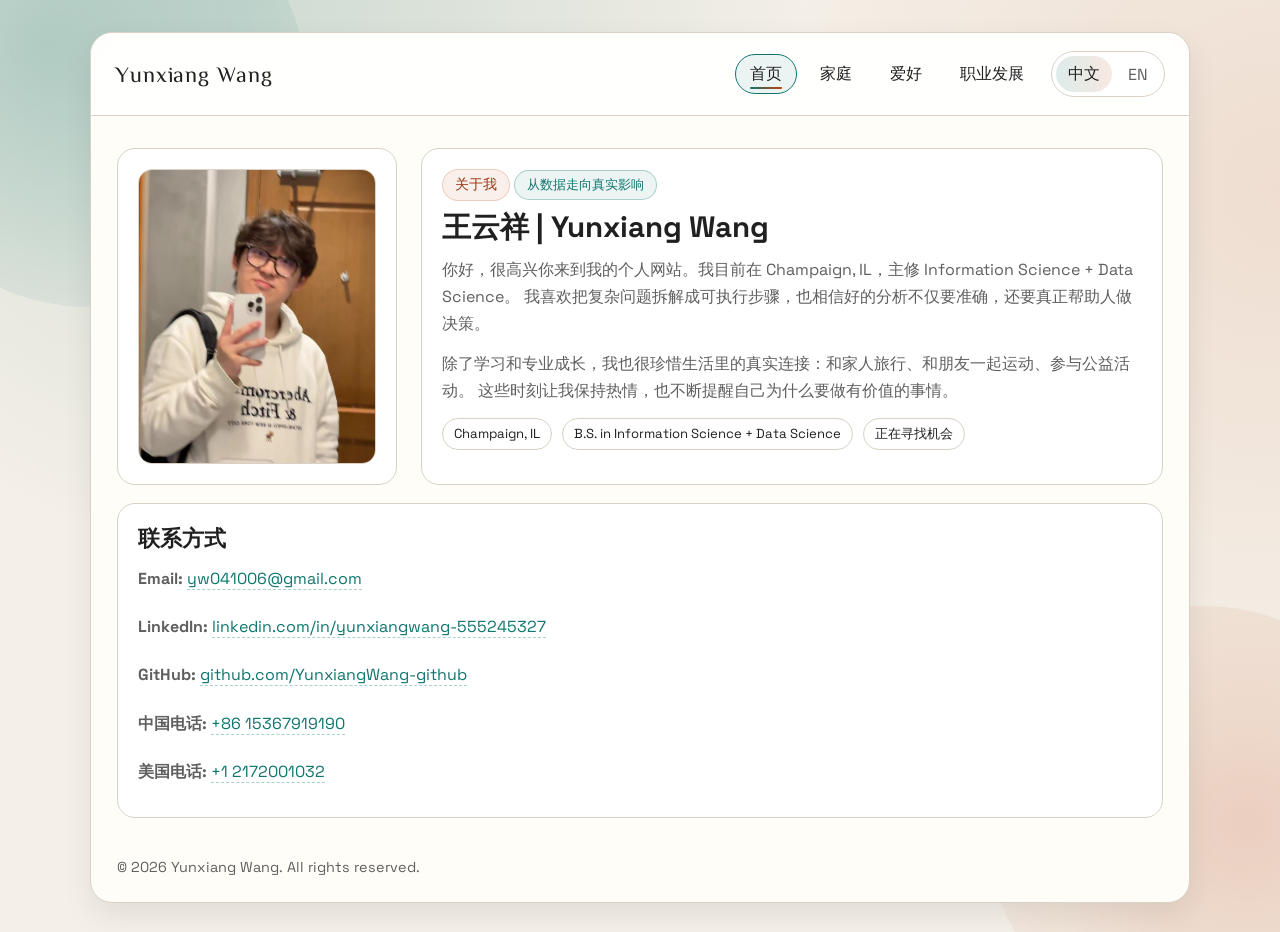
<file: index.html>
<!doctype html>
<html lang="zh-CN">
  <head>
    <meta charset="UTF-8" />
    <meta name="viewport" content="width=device-width, initial-scale=1.0" />
    <title>Home | Yunxiang Wang</title>
    <link rel="stylesheet" href="style.css" />
  </head>
  <body>
    <div class="site-shell">
      <header class="topbar">
        <a class="brand" href="index.html">Yunxiang Wang</a>
        <div class="topbar-actions">
          <nav class="nav">
            <a class="active" href="index.html"><span data-lang="zh">首页</span><span data-lang="en">Home</span></a>
            <a href="family.html"><span data-lang="zh">家庭</span><span data-lang="en">Family</span></a>
            <a href="hobby.html"><span data-lang="zh">爱好</span><span data-lang="en">Hobby</span></a>
            <a href="professional.html"><span data-lang="zh">职业发展</span><span data-lang="en">Professional</span></a>
          </nav>
          <div class="lang-switch" aria-label="Language Switcher">
            <button type="button" data-lang-toggle="zh">中文</button>
            <button type="button" data-lang-toggle="en">EN</button>
          </div>
        </div>
      </header>

      <main class="section-stack">
        <section class="hero">
          <div class="panel fade-up">
            <img class="photo" src="assets/images/主页.jpg" alt="王云祥个人照片" />
          </div>

          <div class="panel fade-up">
            <span class="tag" data-lang="zh">关于我</span>
            <span class="tag" data-lang="en">About Me</span>
            <span class="title-line" data-lang="zh">从数据走向真实影响</span>
            <span class="title-line" data-lang="en">From Data to Impact</span>
            <h1>王云祥 | Yunxiang Wang</h1>
            <p data-lang="zh">
              你好，很高兴你来到我的个人网站。我目前在 Champaign, IL，主修 Information Science + Data Science。
              我喜欢把复杂问题拆解成可执行步骤，也相信好的分析不仅要准确，还要真正帮助人做决策。
            </p>
            <p data-lang="en">
              Welcome to my personal website. I am currently based in Champaign, Illinois, studying Information
              Science + Data Science. I enjoy breaking complex problems into clear, executable steps, and I believe
              strong analysis should not only be accurate but also useful for real decisions.
            </p>
            <p data-lang="zh">
              除了学习和专业成长，我也很珍惜生活里的真实连接：和家人旅行、和朋友一起运动、参与公益活动。
              这些时刻让我保持热情，也不断提醒自己为什么要做有价值的事情。
            </p>
            <p data-lang="en">
              Beyond academics and career growth, I care a lot about the human side of life: traveling with family,
              staying active with friends, and participating in service work. Those experiences keep me grounded and
              remind me why meaningful work matters.
            </p>

            <div class="quick-pills">
              <span>Champaign, IL</span>
              <span>B.S. in Information Science + Data Science</span>
              <span data-lang="zh">正在寻找机会</span>
              <span data-lang="en">Open to Opportunities</span>
            </div>
          </div>
        </section>

        <section class="panel fade-up">
          <h2 data-lang="zh">联系方式</h2>
          <h2 data-lang="en">Contact</h2>
          <div class="contact-list">
            <p><strong>Email:</strong> <a href="mailto:yw041006@gmail.com">yw041006@gmail.com</a></p>
            <p>
              <strong>LinkedIn:</strong>
              <a href="https://www.linkedin.com/in/yunxiangwang-555245327" target="_blank" rel="noreferrer"
                >linkedin.com/in/yunxiangwang-555245327</a
              >
            </p>
            <p>
              <strong>GitHub:</strong>
              <a href="https://github.com/YunxiangWang-github" target="_blank" rel="noreferrer"
                >github.com/YunxiangWang-github</a
              >
            </p>
            <p><strong data-lang="zh">中国电话:</strong><strong data-lang="en">Phone (CN):</strong> <a href="tel:+8615367919190">+86 15367919190</a></p>
            <p><strong data-lang="zh">美国电话:</strong><strong data-lang="en">Phone (US):</strong> <a href="tel:+12172001032">+1 2172001032</a></p>
          </div>
        </section>
      </main>

      <footer>© <span data-year></span> Yunxiang Wang. All rights reserved.</footer>
    </div>
    <script src="script.js"></script>
  </body>
</html>
</file>
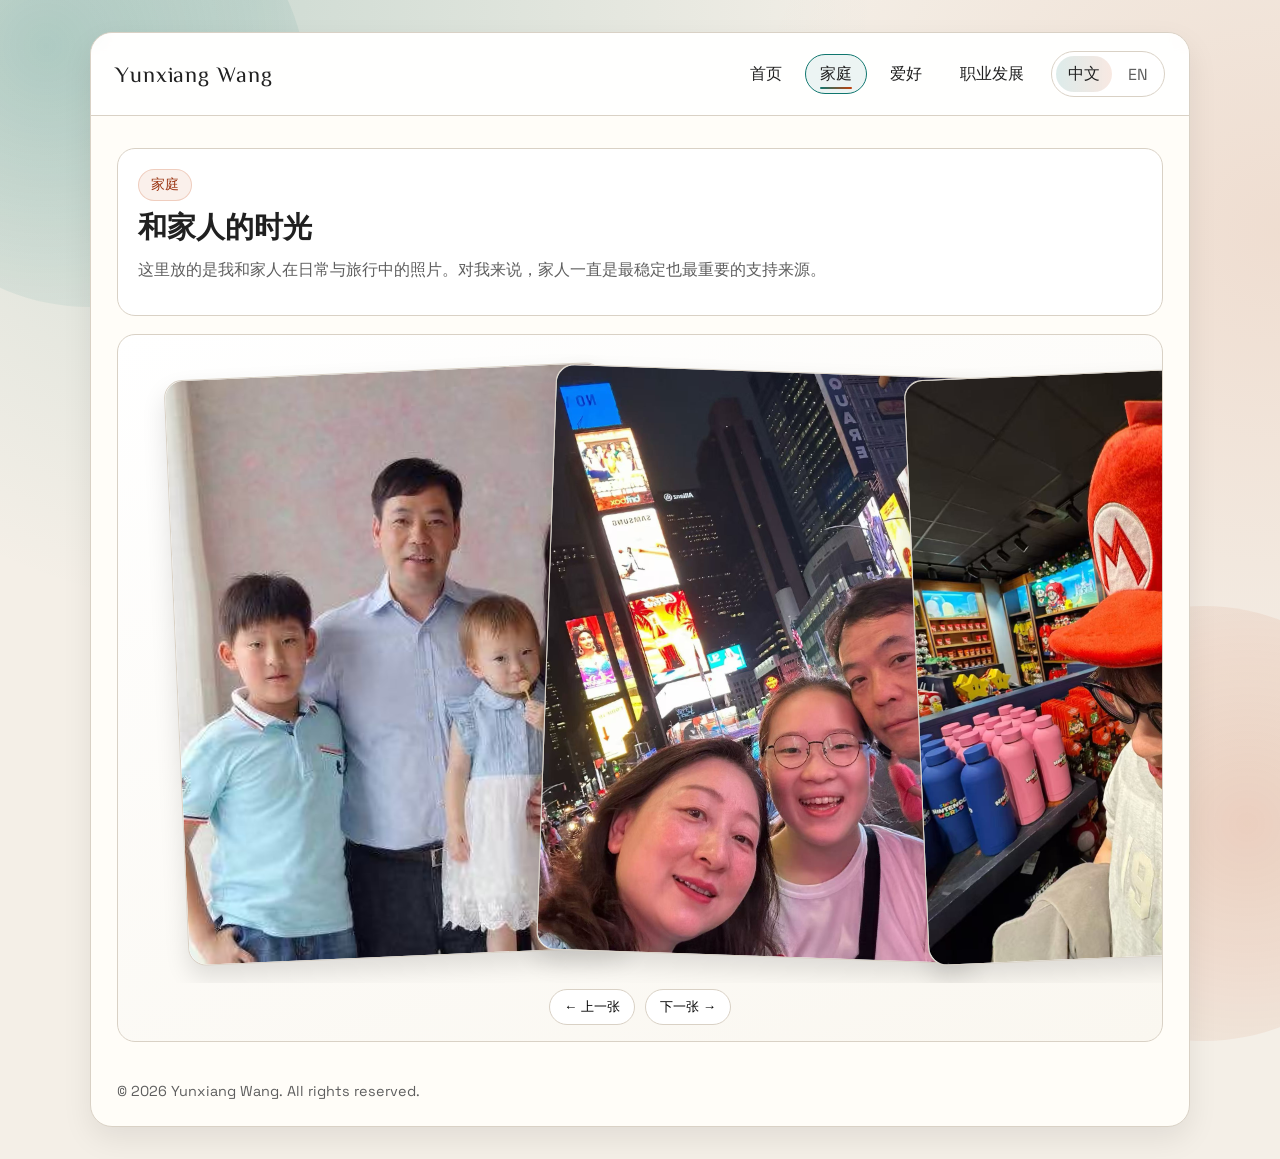
<file: family.html>
<!doctype html>
<html lang="zh-CN">
  <head>
    <meta charset="UTF-8" />
    <meta name="viewport" content="width=device-width, initial-scale=1.0" />
    <title>Family | Yunxiang Wang</title>
    <link rel="stylesheet" href="style.css" />
  </head>
  <body>
    <div class="site-shell">
      <header class="topbar">
        <a class="brand" href="index.html">Yunxiang Wang</a>
        <div class="topbar-actions">
          <nav class="nav">
            <a href="index.html"><span data-lang="zh">首页</span><span data-lang="en">Home</span></a>
            <a class="active" href="family.html"><span data-lang="zh">家庭</span><span data-lang="en">Family</span></a>
            <a href="hobby.html"><span data-lang="zh">爱好</span><span data-lang="en">Hobby</span></a>
            <a href="professional.html"><span data-lang="zh">职业发展</span><span data-lang="en">Professional</span></a>
          </nav>
          <div class="lang-switch" aria-label="Language Switcher">
            <button type="button" data-lang-toggle="zh">中文</button>
            <button type="button" data-lang-toggle="en">EN</button>
          </div>
        </div>
      </header>

      <main class="section-stack">
        <section class="panel fade-up">
          <span class="tag" data-lang="zh">家庭</span>
          <span class="tag" data-lang="en">Family</span>
          <h1 data-lang="zh">和家人的时光</h1>
          <h1 data-lang="en">Family Moments</h1>
          <p data-lang="zh">这里放的是我和家人在日常与旅行中的照片。对我来说，家人一直是最稳定也最重要的支持来源。</p>
          <p data-lang="en">These are moments from daily life and trips with my family. Their support has always been one of the most important constants in my life.</p>
        </section>

        <section class="stack-swiper fade-up" data-stack-swipe>
          <div class="stack-track">
            <figure class="stack-card"><img src="assets/images/family03.jpg" alt="家庭照片 1" /></figure>
            <figure class="stack-card"><img src="assets/images/family05.jpg" alt="家庭照片 2" /></figure>
            <figure class="stack-card"><img src="assets/images/family04.jpg" alt="家庭照片 3" /></figure>
            <figure class="stack-card"><img src="assets/images/family01.jpg" alt="家庭照片 4" /></figure>
            <figure class="stack-card"><img src="assets/images/family02.jpg" alt="家庭照片 5" /></figure>
          </div>
          <div class="stack-controls">
            <button class="stack-btn" type="button" data-stack-dir="prev" data-lang="zh">← 上一张</button>
            <button class="stack-btn" type="button" data-stack-dir="prev" data-lang="en">← Previous</button>
            <button class="stack-btn" type="button" data-stack-dir="next" data-lang="zh">下一张 →</button>
            <button class="stack-btn" type="button" data-stack-dir="next" data-lang="en">Next →</button>
          </div>
        </section>

      </main>

      <footer>© <span data-year></span> Yunxiang Wang. All rights reserved.</footer>
    </div>
    <script src="script.js"></script>
  </body>
</html>
</file>
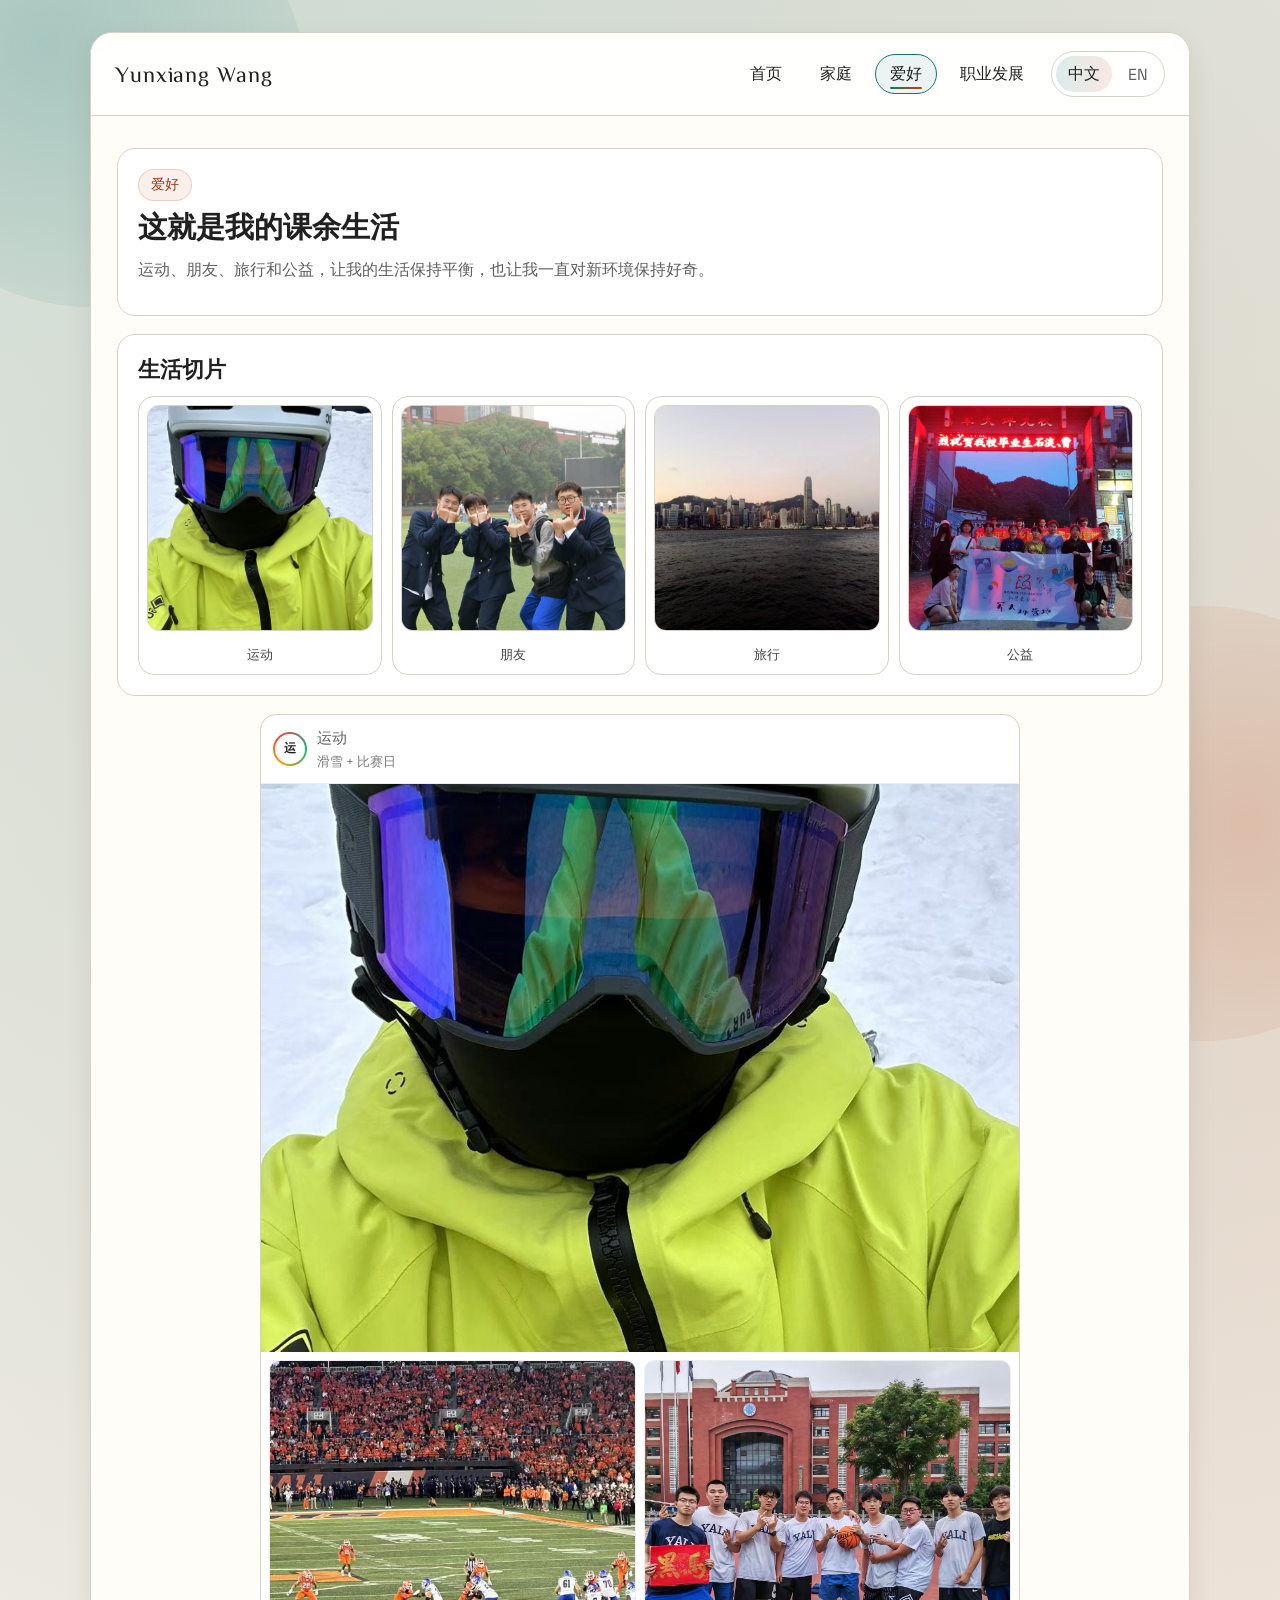
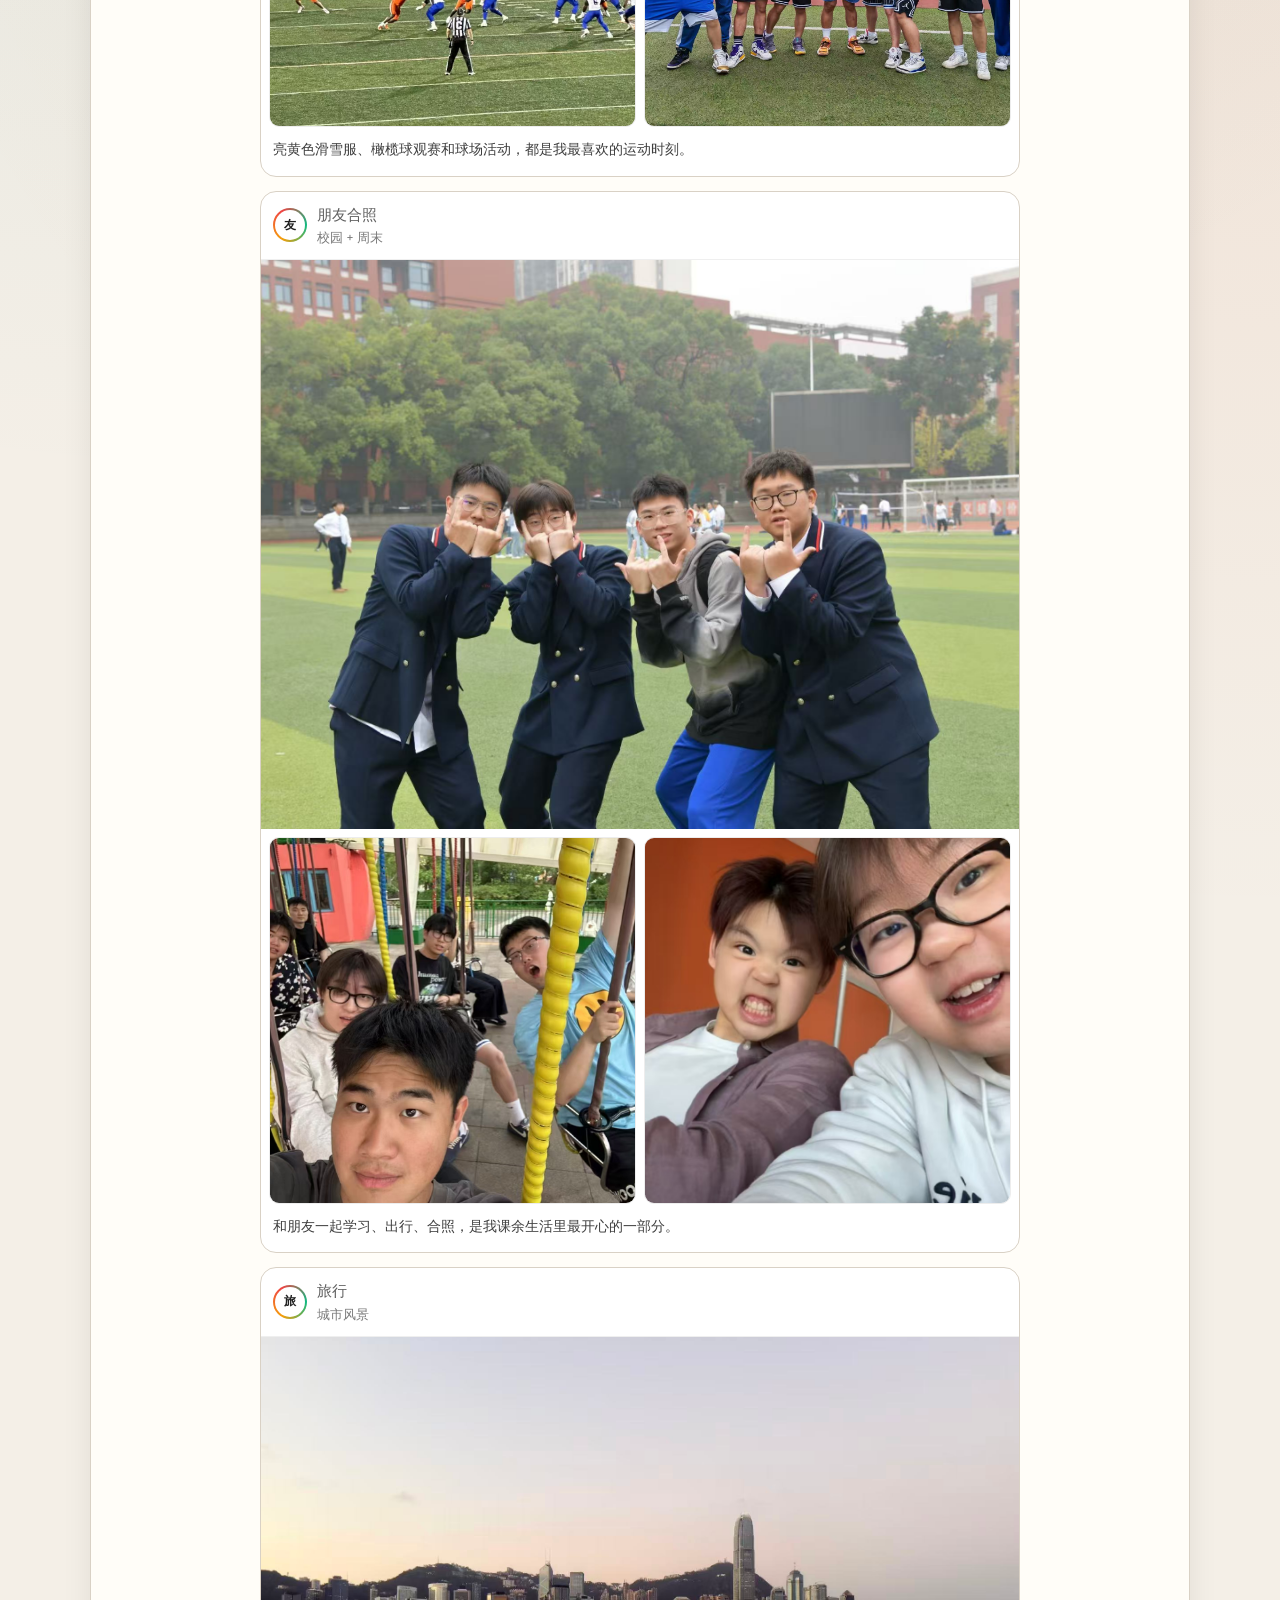
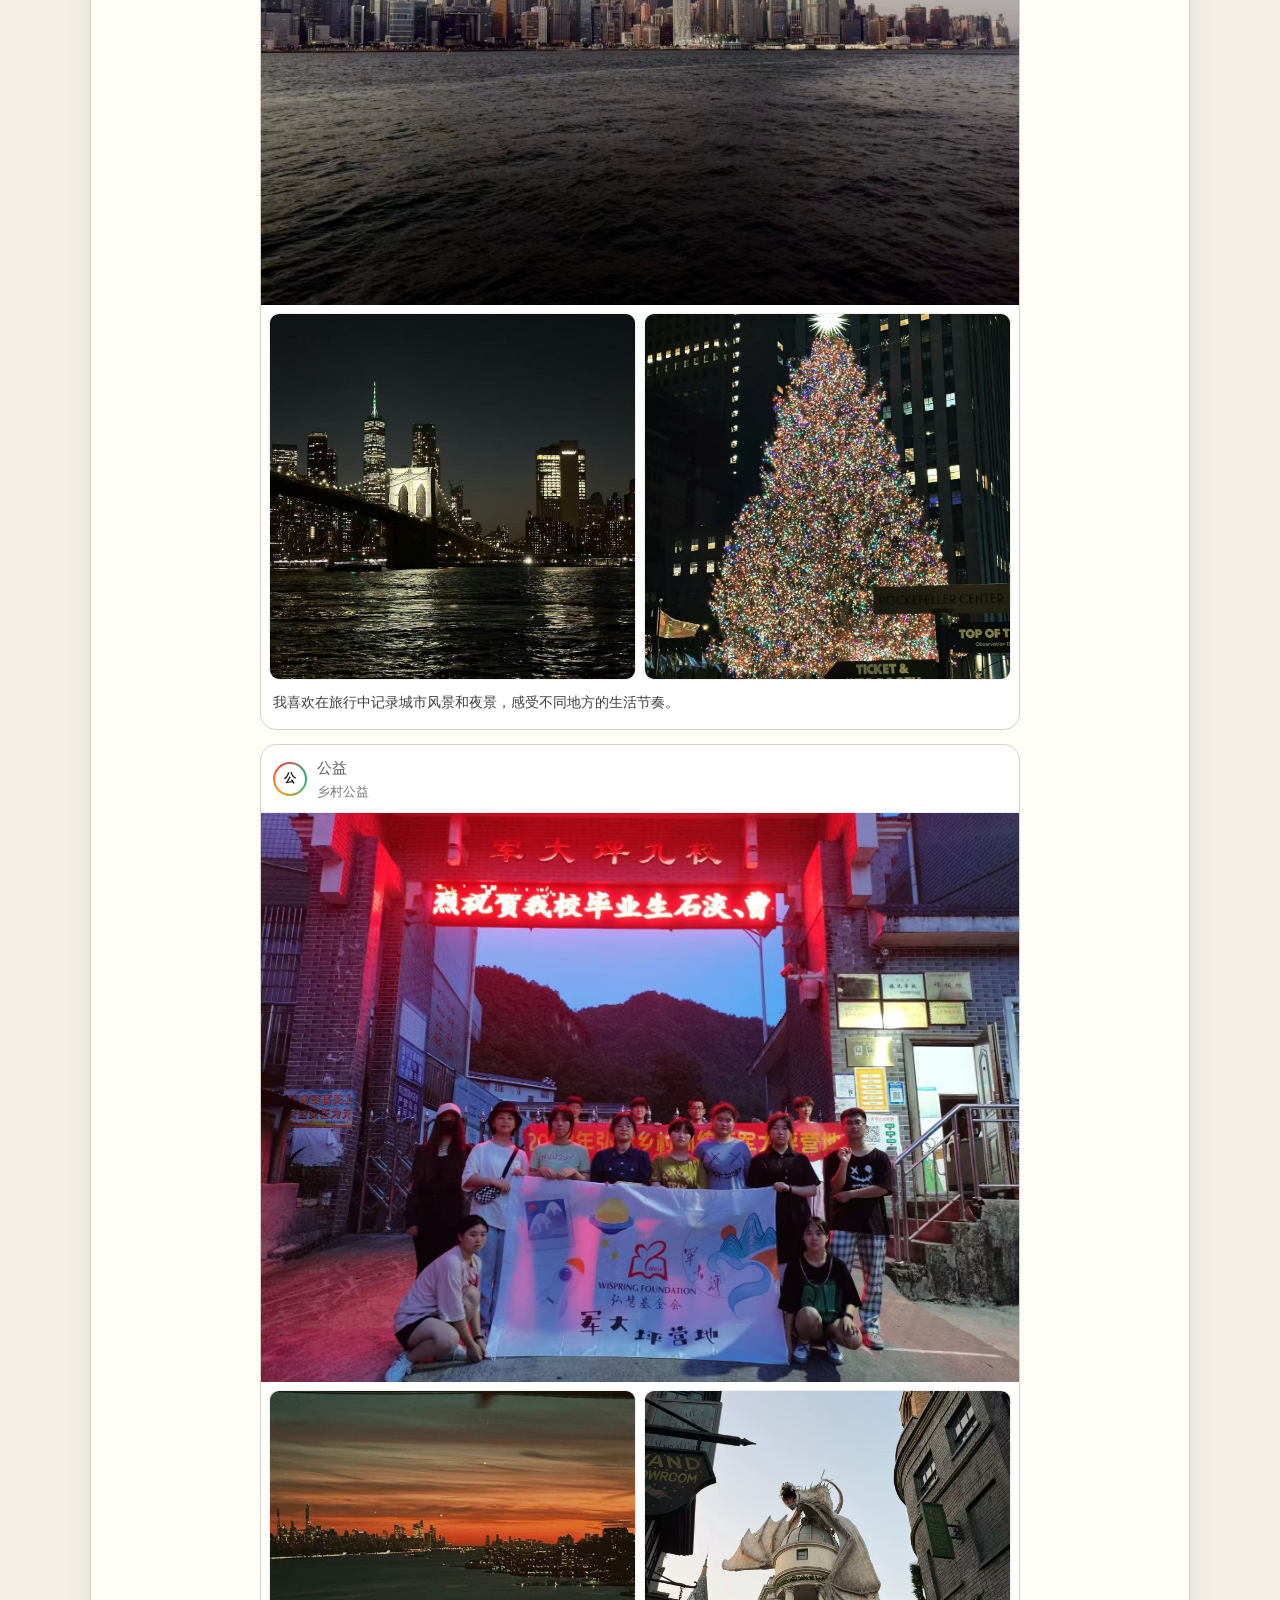
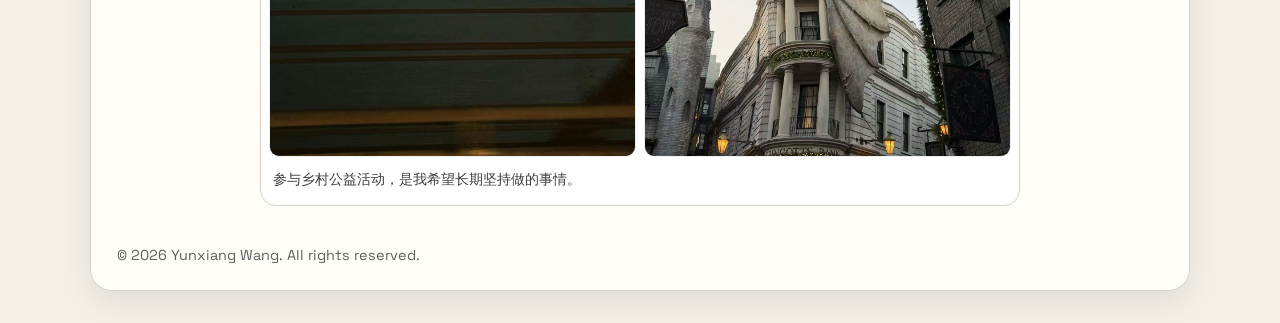
<file: hobby.html>
<!doctype html>
<html lang="zh-CN">
  <head>
    <meta charset="UTF-8" />
    <meta name="viewport" content="width=device-width, initial-scale=1.0" />
    <title>Hobby | Yunxiang Wang</title>
    <link rel="stylesheet" href="style.css" />
  </head>
  <body>
    <div class="site-shell">
      <header class="topbar">
        <a class="brand" href="index.html">Yunxiang Wang</a>
        <div class="topbar-actions">
          <nav class="nav">
            <a href="index.html"><span data-lang="zh">首页</span><span data-lang="en">Home</span></a>
            <a href="family.html"><span data-lang="zh">家庭</span><span data-lang="en">Family</span></a>
            <a class="active" href="hobby.html"><span data-lang="zh">爱好</span><span data-lang="en">Hobby</span></a>
            <a href="professional.html"><span data-lang="zh">职业发展</span><span data-lang="en">Professional</span></a>
          </nav>
          <div class="lang-switch" aria-label="Language Switcher">
            <button type="button" data-lang-toggle="zh">中文</button>
            <button type="button" data-lang-toggle="en">EN</button>
          </div>
        </div>
      </header>

      <main class="section-stack">
        <section class="panel fade-up">
          <span class="tag" data-lang="zh">爱好</span>
          <span class="tag" data-lang="en">Hobby</span>
          <h1 data-lang="zh">这就是我的课余生活</h1>
          <h1 data-lang="en">How I Spend Life Beyond Class</h1>
          <p data-lang="zh">运动、朋友、旅行和公益，让我的生活保持平衡，也让我一直对新环境保持好奇。</p>
          <p data-lang="en">Sports, friendships, travel, and community service keep my life balanced and help me stay curious about the world around me.</p>
        </section>

        <section class="panel fade-up">
          <h2 data-lang="zh">生活切片</h2>
          <h2 data-lang="en">Stories</h2>
          <div class="story-strip">
            <div class="story-chip"><img src="assets/images/hobby14.jpg" alt="运动" /><p data-lang="zh">运动</p><p data-lang="en">Sports</p></div>
            <div class="story-chip"><img src="assets/images/hobby01.jpg" alt="朋友合照" /><p data-lang="zh">朋友</p><p data-lang="en">Friends</p></div>
            <div class="story-chip"><img src="assets/images/hobby04.jpg" alt="旅行" /><p data-lang="zh">旅行</p><p data-lang="en">Travel</p></div>
            <div class="story-chip"><img src="assets/images/hobby13.jpg" alt="公益" /><p data-lang="zh">公益</p><p data-lang="en">Service</p></div>
          </div>
        </section>

        <section class="ig-feed fade-up">
          <article class="ig-post">
            <div class="ig-head">
              <div class="ig-avatar"><span>运</span></div>
              <div>
                <p class="ig-title" data-lang="zh">运动</p>
                <p class="ig-title" data-lang="en">Sports</p>
                <p class="ig-sub" data-lang="zh">滑雪 + 比赛日</p>
                <p class="ig-sub" data-lang="en">Ski + Game Day</p>
              </div>
            </div>
            <img class="ig-main" src="assets/images/hobby14.jpg" alt="滑雪" />
            <div class="ig-grid">
              <img src="assets/images/hobby12.jpg" alt="橄榄球比赛" />
              <img src="assets/images/hobby02.jpg" alt="球场合照" />
            </div>
            <p class="ig-caption" data-lang="zh">亮黄色滑雪服、橄榄球观赛和球场活动，都是我最喜欢的运动时刻。</p>
            <p class="ig-caption" data-lang="en">Ski days, football games, and time on the field are some of my favorite ways to stay energized.</p>
          </article>

          <article class="ig-post">
            <div class="ig-head">
              <div class="ig-avatar"><span>友</span></div>
              <div>
                <p class="ig-title" data-lang="zh">朋友合照</p>
                <p class="ig-title" data-lang="en">Friends</p>
                <p class="ig-sub" data-lang="zh">校园 + 周末</p>
                <p class="ig-sub" data-lang="en">Campus + Weekend</p>
              </div>
            </div>
            <img class="ig-main" src="assets/images/hobby01.jpg" alt="校园朋友合照" />
            <div class="ig-grid">
              <img src="assets/images/hobby10.jpg" alt="朋友出行" />
              <img src="assets/images/hobby11.jpg" alt="朋友自拍" />
            </div>
            <p class="ig-caption" data-lang="zh">和朋友一起学习、出行、合照，是我课余生活里最开心的一部分。</p>
            <p class="ig-caption" data-lang="en">Studying, traveling, and simply spending time with friends makes campus life much more meaningful to me.</p>
          </article>

          <article class="ig-post">
            <div class="ig-head">
              <div class="ig-avatar"><span>旅</span></div>
              <div>
                <p class="ig-title" data-lang="zh">旅行</p>
                <p class="ig-title" data-lang="en">Travel</p>
                <p class="ig-sub" data-lang="zh">城市风景</p>
                <p class="ig-sub" data-lang="en">City Views</p>
              </div>
            </div>
            <img class="ig-main" src="assets/images/hobby04.jpg" alt="海港城市风景" />
            <div class="ig-grid">
              <img src="assets/images/hobby07.jpg" alt="城市夜景" />
              <img src="assets/images/hobby08.jpg" alt="节日场景" />
            </div>
            <p class="ig-caption" data-lang="zh">我喜欢在旅行中记录城市风景和夜景，感受不同地方的生活节奏。</p>
            <p class="ig-caption" data-lang="en">I like capturing cityscapes and night views while traveling, especially the different rhythms each place carries.</p>
          </article>

          <article class="ig-post">
            <div class="ig-head">
              <div class="ig-avatar"><span>公</span></div>
              <div>
                <p class="ig-title" data-lang="zh">公益</p>
                <p class="ig-title" data-lang="en">Service</p>
                <p class="ig-sub" data-lang="zh">乡村公益</p>
                <p class="ig-sub" data-lang="en">Rural Service</p>
              </div>
            </div>
            <img class="ig-main" src="assets/images/hobby13.jpg" alt="乡村公益活动" />
            <div class="ig-grid">
              <img src="assets/images/hobby09.jpg" alt="公益行程中的景色" />
              <img src="assets/images/hobby05.jpg" alt="公益行程相关照片" />
            </div>
            <p class="ig-caption" data-lang="zh">参与乡村公益活动，是我希望长期坚持做的事情。</p>
            <p class="ig-caption" data-lang="en">Community service in rural areas is something I want to keep doing over the long term.</p>
          </article>
        </section>
      </main>

      <footer>© <span data-year></span> Yunxiang Wang. All rights reserved.</footer>
    </div>
    <script src="script.js"></script>
  </body>
</html>
</file>
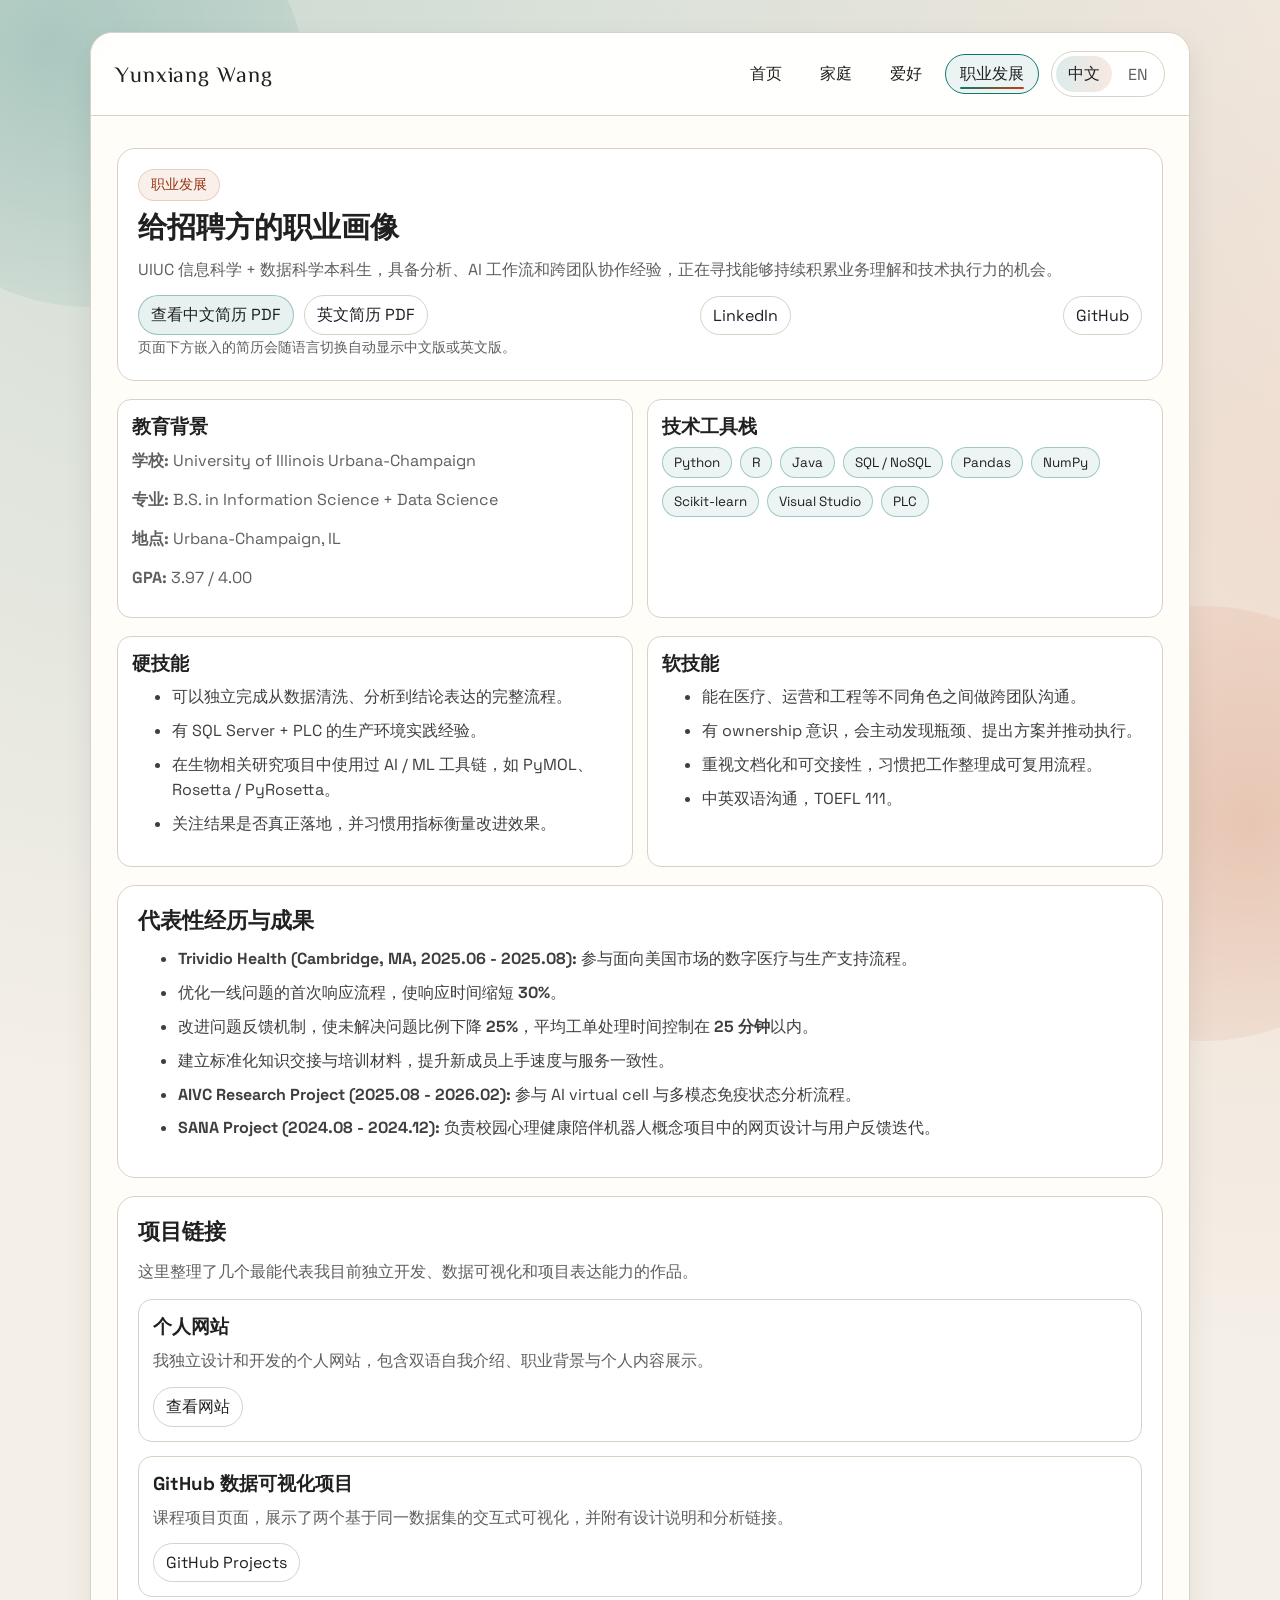
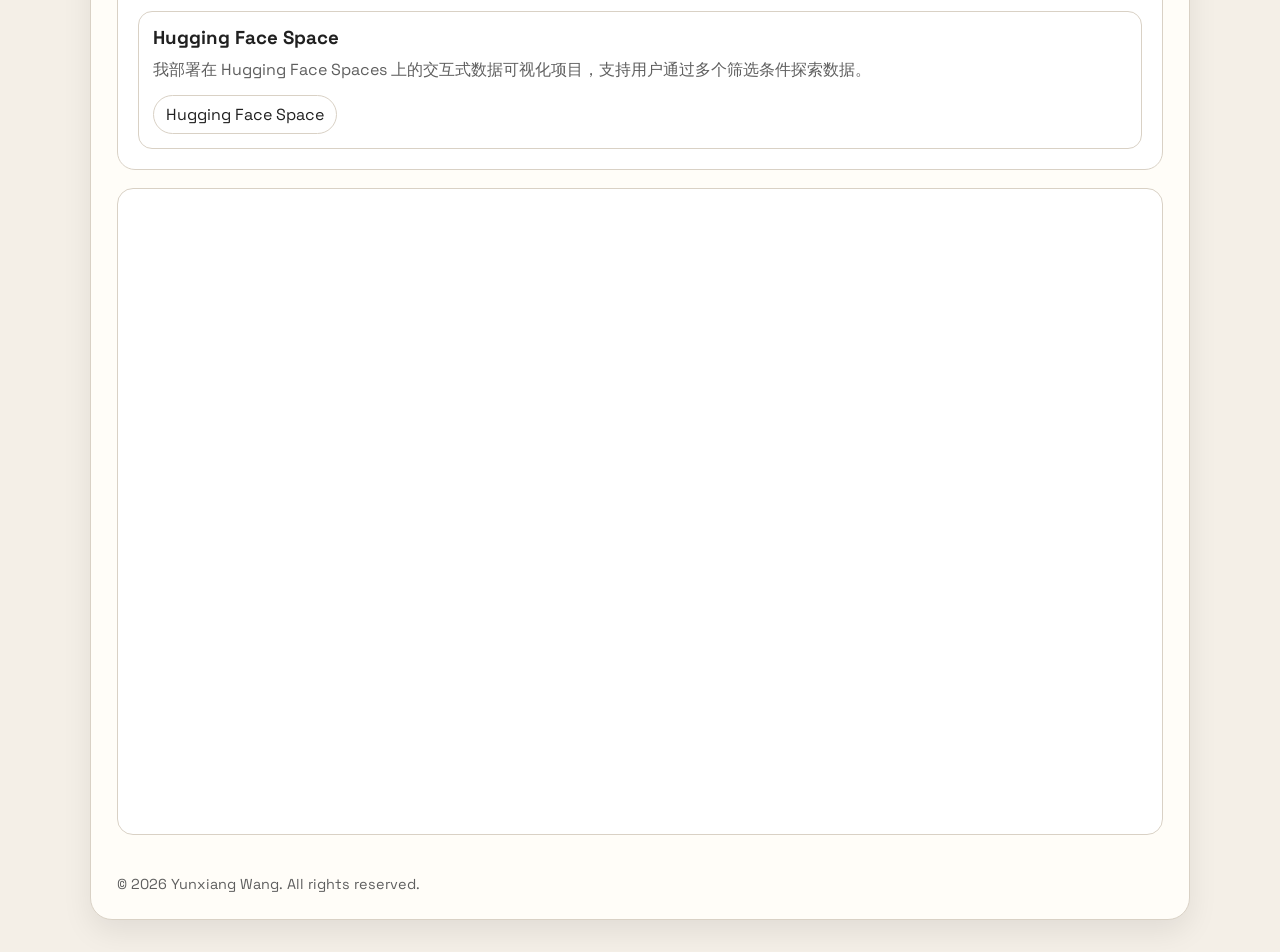
<file: professional.html>
<!doctype html>
<html lang="zh-CN">
  <head>
    <meta charset="UTF-8" />
    <meta name="viewport" content="width=device-width, initial-scale=1.0" />
    <title>Professional | Yunxiang Wang</title>
    <link rel="stylesheet" href="style.css" />
  </head>
  <body>
    <div class="site-shell">
      <header class="topbar">
        <a class="brand" href="index.html">Yunxiang Wang</a>
        <div class="topbar-actions">
          <nav class="nav">
            <a href="index.html"><span data-lang="zh">首页</span><span data-lang="en">Home</span></a>
            <a href="family.html"><span data-lang="zh">家庭</span><span data-lang="en">Family</span></a>
            <a href="hobby.html"><span data-lang="zh">爱好</span><span data-lang="en">Hobby</span></a>
            <a class="active" href="professional.html"><span data-lang="zh">职业发展</span><span data-lang="en">Professional</span></a>
          </nav>
          <div class="lang-switch" aria-label="Language Switcher">
            <button type="button" data-lang-toggle="zh">中文</button>
            <button type="button" data-lang-toggle="en">EN</button>
          </div>
        </div>
      </header>

      <main class="section-stack">
        <section class="panel fade-up">
          <span class="tag" data-lang="zh">职业发展</span>
          <span class="tag" data-lang="en">Professional</span>
          <h1 data-lang="zh">给招聘方的职业画像</h1>
          <h1 data-lang="en">Professional Profile for Potential Employers</h1>
          <p data-lang="zh">
            UIUC 信息科学 + 数据科学本科生，具备分析、AI 工作流和跨团队协作经验，正在寻找能够持续积累业务理解和技术执行力的机会。
          </p>
          <p data-lang="en">
            Data-focused undergraduate at University of Illinois Urbana-Champaign (Information Science + Data Science),
            with internship and project experience in analytics, AI workflows, and cross-functional execution.
          </p>
          <div class="action-row resume-actions" style="margin-top: 12px">
            <div class="action-row">
              <a class="primary" href="assets/files/王云祥中文简历.pdf" target="_blank" rel="noreferrer" data-lang="zh">查看中文简历 PDF</a>
              <a class="primary" href="assets/files/Yunxiang-Resume.pdf" target="_blank" rel="noreferrer" data-lang="en">View English Resume (PDF)</a>
              <a href="assets/files/Yunxiang-Resume.pdf" target="_blank" rel="noreferrer" data-lang="zh">英文简历 PDF</a>
              <a href="assets/files/王云祥中文简历.pdf" target="_blank" rel="noreferrer" data-lang="en">Chinese Resume (PDF)</a>
            </div>
            <a href="https://www.linkedin.com/in/yunxiangwang-555245327" target="_blank" rel="noreferrer">LinkedIn</a>
            <a href="https://github.com/YunxiangWang-github" target="_blank" rel="noreferrer">GitHub</a>
          </div>
          <p class="resume-note" data-lang="zh">页面下方嵌入的简历会随语言切换自动显示中文版或英文版。</p>
          <p class="resume-note" data-lang="en">The embedded resume below switches automatically with the selected language.</p>
        </section>

        <section class="profile-grid fade-up">
          <article class="info-card">
            <h3 data-lang="zh">教育背景</h3>
            <h3 data-lang="en">Education Snapshot</h3>
            <p><strong data-lang="zh">学校:</strong><strong data-lang="en">University:</strong> University of Illinois Urbana-Champaign</p>
            <p><strong data-lang="zh">专业:</strong><strong data-lang="en">Degree:</strong> B.S. in Information Science + Data Science</p>
            <p><strong data-lang="zh">地点:</strong><strong data-lang="en">Location:</strong> Urbana-Champaign, IL</p>
            <p><strong>GPA:</strong> 3.97 / 4.00</p>
          </article>
          <article class="info-card">
            <h3 data-lang="zh">技术工具栈</h3>
            <h3 data-lang="en">Technical Toolkit</h3>
            <div class="skill-cloud">
              <span>Python</span>
              <span>R</span>
              <span>Java</span>
              <span>SQL / NoSQL</span>
              <span>Pandas</span>
              <span>NumPy</span>
              <span>Scikit-learn</span>
              <span>Visual Studio</span>
              <span>PLC</span>
            </div>
          </article>
        </section>

        <section class="strength-grid fade-up">
          <article class="info-card">
            <h3 data-lang="zh">硬技能</h3>
            <h3 data-lang="en">Hard Skills (Execution)</h3>
            <ul class="impact-list" data-lang="zh">
              <li>可以独立完成从数据清洗、分析到结论表达的完整流程。</li>
              <li>有 SQL Server + PLC 的生产环境实践经验。</li>
              <li>在生物相关研究项目中使用过 AI / ML 工具链，如 PyMOL、Rosetta / PyRosetta。</li>
              <li>关注结果是否真正落地，并习惯用指标衡量改进效果。</li>
            </ul>
            <ul class="impact-list" data-lang="en">
              <li>Data analysis workflow from data cleaning to insight communication.</li>
              <li>Hands-on development with SQL Server + PLC in production scenarios.</li>
              <li>Applied AI/ML tools in bio-related research projects (PyMOL, Rosetta/PyRosetta).</li>
              <li>Built project outputs with measurable operational outcomes.</li>
            </ul>
          </article>
          <article class="info-card">
            <h3 data-lang="zh">软技能</h3>
            <h3 data-lang="en">Soft Skills (Collaboration)</h3>
            <ul class="impact-list" data-lang="zh">
              <li>能在医疗、运营和工程等不同角色之间做跨团队沟通。</li>
              <li>有 ownership 意识，会主动发现瓶颈、提出方案并推动执行。</li>
              <li>重视文档化和可交接性，习惯把工作整理成可复用流程。</li>
              <li>中英双语沟通，TOEFL 111。</li>
            </ul>
            <ul class="impact-list" data-lang="en">
              <li>Cross-team communication across healthcare, operations, and engineering stakeholders.</li>
              <li>Ownership mindset: identify bottlenecks, propose fixes, and drive implementation.</li>
              <li>Structured delivery with documentation and repeatable handoff process.</li>
              <li>Bilingual communication (Chinese / English), TOEFL 111.</li>
            </ul>
          </article>
        </section>

        <section class="panel fade-up">
          <h2 data-lang="zh">代表性经历与成果</h2>
          <h2 data-lang="en">Selected Impact Highlights</h2>
          <ul class="impact-list" data-lang="zh">
            <li><strong>Trividio Health (Cambridge, MA, 2025.06 - 2025.08):</strong> 参与面向美国市场的数字医疗与生产支持流程。</li>
            <li>优化一线问题的首次响应流程，使响应时间缩短 <strong>30%</strong>。</li>
            <li>改进问题反馈机制，使未解决问题比例下降 <strong>25%</strong>，平均工单处理时间控制在 <strong>25 分钟</strong>以内。</li>
            <li>建立标准化知识交接与培训材料，提升新成员上手速度与服务一致性。</li>
            <li><strong>AIVC Research Project (2025.08 - 2026.02):</strong> 参与 AI virtual cell 与多模态免疫状态分析流程。</li>
            <li><strong>SANA Project (2024.08 - 2024.12):</strong> 负责校园心理健康陪伴机器人概念项目中的网页设计与用户反馈迭代。</li>
          </ul>
          <ul class="impact-list" data-lang="en">
            <li><strong>Trividio Health (Cambridge, MA, 2025.06 - 2025.08):</strong> participated in U.S. market-oriented digital health and production support workflow.</li>
            <li>Optimized first-response process for frontline issues, reducing response time by <strong>30%</strong>.</li>
            <li>Improved issue-feedback workflow, lowering unresolved problem rate by <strong>25%</strong>, and maintaining average ticket handling time under <strong>25 minutes</strong>.</li>
            <li>Built standardized knowledge transfer and training materials, enabling faster onboarding and more consistent service quality.</li>
            <li><strong>AIVC Research Project (2025.08 - 2026.02):</strong> worked on AI virtual cell and multimodal immune-state analysis pipeline for research tasks.</li>
            <li><strong>SANA Project (2024.08 - 2024.12):</strong> led web-side design and user feedback iteration for a campus mental-health companion robot concept.</li>
          </ul>
        </section>

        <section class="panel fade-up">
          <h2 data-lang="zh">项目链接</h2>
          <h2 data-lang="en">Project Links</h2>
          <p data-lang="zh">
            这里整理了几个最能代表我目前独立开发、数据可视化和项目表达能力的作品。
          </p>
          <p data-lang="en">
            These links highlight projects that best represent my current work in independent web development,
            data visualization, and project communication.
          </p>
          <div class="project-link-list">
            <article class="info-card">
              <h3 data-lang="zh">个人网站</h3>
              <h3 data-lang="en">Personal Website</h3>
              <p data-lang="zh">
                我独立设计和开发的个人网站，包含双语自我介绍、职业背景与个人内容展示。
              </p>
              <p data-lang="en">
                A personal website I designed and built independently, featuring bilingual content, professional
                background, and personal storytelling.
              </p>
              <div class="action-row">
                <a href="index.html" target="_blank" rel="noreferrer" data-lang="zh">查看网站</a>
                <a href="index.html" target="_blank" rel="noreferrer" data-lang="en">View Website</a>
              </div>
            </article>
            <article class="info-card">
              <h3 data-lang="zh">GitHub 数据可视化项目</h3>
              <h3 data-lang="en">GitHub Data Visualization Project</h3>
              <p data-lang="zh">
                课程项目页面，展示了两个基于同一数据集的交互式可视化，并附有设计说明和分析链接。
              </p>
              <p data-lang="en">
                A course-based visualization project page featuring two interactive views of the same dataset, with
                written explanations of design choices and analysis.
              </p>
              <div class="action-row">
                <a href="https://yunxiangwang-github.github.io/projects/" target="_blank" rel="noreferrer">GitHub Projects</a>
              </div>
            </article>
            <article class="info-card">
              <h3 data-lang="zh">Hugging Face Space</h3>
              <h3 data-lang="en">Hugging Face Space</h3>
              <p data-lang="zh">
                我部署在 Hugging Face Spaces 上的交互式数据可视化项目，支持用户通过多个筛选条件探索数据。
              </p>
              <p data-lang="en">
                My interactive data visualization project deployed on Hugging Face Spaces, allowing users to explore
                data through multiple filters and views.
              </p>
              <div class="action-row">
                <a href="https://huggingface.co/spaces/yw135" target="_blank" rel="noreferrer">Hugging Face Space</a>
              </div>
            </article>
          </div>
        </section>

        <section class="resume-frame fade-up">
          <iframe
            src="assets/files/王云祥中文简历.pdf"
            title="Yunxiang Wang Resume"
            data-resume-frame
            data-resume-zh="assets/files/王云祥中文简历.pdf"
            data-resume-en="assets/files/Yunxiang-Resume.pdf"
          ></iframe>
        </section>
      </main>

      <footer>© <span data-year></span> Yunxiang Wang. All rights reserved.</footer>
    </div>
    <script src="script.js"></script>
  </body>
</html>
</file>
<file: style.css>
@import url('https://fonts.googleapis.com/css2?family=Space+Grotesk:wght@400;500;700&family=ZCOOL+XiaoWei&display=swap');

:root {
  --bg: #f4efe7;
  --paper: #fffdf8;
  --ink: #202020;
  --accent: #0f766e;
  --accent-2: #c2410c;
  --muted: #5f5f5f;
  --line: #d9d1c5;
  --shadow: 0 12px 30px rgba(0, 0, 0, 0.08);
}

* {
  box-sizing: border-box;
}

body {
  margin: 0;
  font-family: 'Space Grotesk', -apple-system, BlinkMacSystemFont, 'Segoe UI', sans-serif;
  color: var(--ink);
  background:
    radial-gradient(circle at 20% 0%, rgba(15, 118, 110, 0.16), transparent 40%),
    radial-gradient(circle at 100% 20%, rgba(194, 65, 12, 0.1), transparent 35%),
    var(--bg);
  min-height: 100vh;
  overflow-x: hidden;
}

body::before,
body::after {
  content: '';
  position: fixed;
  width: 34vmax;
  aspect-ratio: 1 / 1;
  border-radius: 999px;
  z-index: -1;
  pointer-events: none;
  animation: floatBlob 16s ease-in-out infinite alternate;
}

body::before {
  background: radial-gradient(circle at 40% 40%, rgba(15, 118, 110, 0.22), rgba(15, 118, 110, 0));
  top: -10vmax;
  left: -10vmax;
}

body::after {
  background: radial-gradient(circle at 60% 50%, rgba(194, 65, 12, 0.18), rgba(194, 65, 12, 0));
  right: -11vmax;
  bottom: -11vmax;
  animation-duration: 18s;
}

a {
  color: inherit;
  text-decoration: none;
}

.site-shell {
  width: min(1100px, 92vw);
  margin: 32px auto;
  background: var(--paper);
  border: 1px solid var(--line);
  border-radius: 22px;
  box-shadow: var(--shadow);
  overflow: hidden;
  transform-origin: center top;
  animation: shellIn 0.55s cubic-bezier(0.16, 1, 0.3, 1);
}

.topbar {
  display: flex;
  align-items: center;
  justify-content: space-between;
  gap: 16px;
  padding: 18px 24px;
  border-bottom: 1px solid var(--line);
  background: rgba(255, 255, 255, 0.8);
  backdrop-filter: blur(8px);
  position: sticky;
  top: 0;
  z-index: 10;
}

.brand {
  font-family: 'ZCOOL XiaoWei', serif;
  font-size: 1.38rem;
  letter-spacing: 0.04em;
}

.nav {
  display: flex;
  flex-wrap: wrap;
  gap: 8px;
}

.topbar-actions {
  display: flex;
  align-items: center;
  gap: 12px;
  flex-wrap: wrap;
  justify-content: flex-end;
}

.nav a {
  padding: 8px 14px;
  border-radius: 999px;
  border: 1px solid transparent;
  transition: 0.25s ease;
  position: relative;
}

.nav a::after {
  content: '';
  position: absolute;
  left: 14px;
  right: 14px;
  bottom: 4px;
  height: 2px;
  border-radius: 999px;
  background: linear-gradient(90deg, var(--accent), var(--accent-2));
  transform: scaleX(0);
  transform-origin: left;
  transition: transform 0.28s ease;
}

.nav a:hover,
.nav a.active {
  border-color: var(--accent);
  background: rgba(15, 118, 110, 0.08);
}

.nav a:hover::after,
.nav a.active::after {
  transform: scaleX(1);
}

.lang-switch {
  display: inline-flex;
  padding: 4px;
  border-radius: 999px;
  border: 1px solid var(--line);
  background: rgba(255, 255, 255, 0.92);
  gap: 4px;
}

.lang-switch button {
  border: 0;
  border-radius: 999px;
  padding: 7px 12px;
  background: transparent;
  color: var(--muted);
  font: inherit;
  cursor: pointer;
  transition: 0.2s ease;
}

.lang-switch button.active {
  background: linear-gradient(90deg, rgba(15, 118, 110, 0.14), rgba(194, 65, 12, 0.12));
  color: var(--ink);
}

main {
  padding: 32px 26px 40px;
}

.panel {
  border: 1px solid var(--line);
  border-radius: 18px;
  padding: 20px;
  background: #fff;
  transition: transform 0.26s ease, box-shadow 0.26s ease;
}

.panel:hover {
  transform: translateY(-2px);
  box-shadow: 0 10px 24px rgba(32, 32, 32, 0.06);
}

.hero {
  display: grid;
  grid-template-columns: 280px 1fr;
  gap: 24px;
  align-items: stretch;
}

.photo {
  width: 100%;
  height: 100%;
  min-height: 290px;
  object-fit: cover;
  border-radius: 14px;
  border: 1px solid var(--line);
  background: linear-gradient(130deg, #fef3c7, #d1fae5);
}

.title-line {
  display: inline-block;
  margin-bottom: 8px;
  padding: 5px 12px;
  border-radius: 999px;
  font-size: 0.82rem;
  border: 1px solid rgba(15, 118, 110, 0.3);
  color: #0f766e;
  background: rgba(15, 118, 110, 0.08);
}

h1,
h2,
h3 {
  margin: 0 0 12px;
}

h1 {
  font-size: clamp(1.8rem, 2.3vw, 2.6rem);
  line-height: 1.12;
}

h2 {
  font-size: 1.35rem;
}

p {
  margin: 0 0 12px;
  color: var(--muted);
  line-height: 1.7;
}

.tag {
  display: inline-block;
  background: rgba(194, 65, 12, 0.08);
  color: #9a3412;
  border: 1px solid rgba(194, 65, 12, 0.2);
  border-radius: 999px;
  padding: 6px 12px;
  font-size: 0.85rem;
  margin-bottom: 10px;
}

.contact-list {
  display: grid;
  gap: 9px;
  margin-top: 12px;
}

.contact-list a {
  color: #0f766e;
  border-bottom: 1px dashed rgba(15, 118, 110, 0.35);
}

.quick-pills {
  display: flex;
  flex-wrap: wrap;
  gap: 10px;
  margin-top: 14px;
}

.quick-pills span {
  font-size: 0.82rem;
  padding: 6px 11px;
  border-radius: 999px;
  border: 1px solid var(--line);
  background: #fff;
}

.section-stack {
  display: grid;
  gap: 18px;
}

.carousel {
  position: relative;
  border: 1px solid var(--line);
  border-radius: 18px;
  overflow: hidden;
  background: #fff;
}

.carousel-track {
  display: flex;
  transition: transform 0.5s ease;
  will-change: transform;
}

.slide {
  min-width: 100%;
  margin: 0;
  position: relative;
}

.slide img {
  width: 100%;
  aspect-ratio: 16 / 9;
  object-fit: cover;
  display: block;
}

.slide figcaption {
  position: absolute;
  left: 14px;
  bottom: 14px;
  background: rgba(24, 24, 24, 0.6);
  color: #fff;
  padding: 8px 10px;
  border-radius: 10px;
  max-width: min(90%, 520px);
  line-height: 1.5;
  font-size: 0.92rem;
}

.carousel-btn {
  position: absolute;
  top: 50%;
  transform: translateY(-50%);
  width: 40px;
  height: 40px;
  border: none;
  border-radius: 999px;
  background: rgba(255, 255, 255, 0.9);
  box-shadow: 0 8px 18px rgba(0, 0, 0, 0.12);
  cursor: pointer;
  z-index: 2;
}

.carousel-btn.prev {
  left: 10px;
}

.carousel-btn.next {
  right: 10px;
}

.carousel-dots {
  display: flex;
  justify-content: center;
  gap: 8px;
  padding: 12px;
  background: #fff;
}

.carousel-dot {
  width: 8px;
  height: 8px;
  border-radius: 999px;
  border: none;
  background: #d4d4d4;
  cursor: pointer;
}

.carousel-dot.active {
  background: var(--accent);
}

.stack-swiper {
  position: relative;
  border: 1px solid var(--line);
  border-radius: 18px;
  background: linear-gradient(160deg, #fff, #faf7f0);
  overflow: hidden;
  padding: 12px 0 16px;
}

.stack-track {
  display: flex;
  overflow-x: auto;
  overflow-y: hidden;
  scroll-snap-type: x mandatory;
  padding: 8px 100px 10px 18px;
  gap: 0;
  scrollbar-width: none;
}

.stack-track::-webkit-scrollbar {
  display: none;
}

.stack-card {
  flex: 0 0 min(62vw, 440px);
  margin-right: -110px;
  scroll-snap-align: center;
  border-radius: 18px;
  border: 1px solid var(--line);
  background: #fff;
  box-shadow: 0 12px 24px rgba(0, 0, 0, 0.12);
  transform-origin: center;
  transition: transform 0.3s ease;
}

.stack-card:nth-child(odd) {
  transform: rotate(-2.5deg);
}

.stack-card:nth-child(even) {
  transform: rotate(2deg);
}

.stack-card:hover {
  transform: rotate(0deg) translateY(-5px);
}

.stack-card img {
  width: 100%;
  aspect-ratio: 3 / 4;
  object-fit: cover;
  display: block;
  border-radius: 18px;
}

.stack-controls {
  display: flex;
  justify-content: center;
  gap: 10px;
  margin-top: 6px;
}

.stack-btn {
  border: 1px solid var(--line);
  background: #fff;
  border-radius: 999px;
  padding: 8px 14px;
  cursor: pointer;
}

.story-strip {
  display: grid;
  grid-template-columns: repeat(auto-fit, minmax(105px, 1fr));
  gap: 10px;
}

.story-chip {
  border: 1px solid var(--line);
  border-radius: 16px;
  padding: 8px;
  background: #fff;
  text-align: center;
}

.story-chip img {
  width: 100%;
  aspect-ratio: 1 / 1;
  object-fit: cover;
  border-radius: 12px;
  border: 1px solid var(--line);
}

.story-chip p {
  margin: 8px 0 0;
  font-size: 0.82rem;
  color: #444;
}

.ig-feed {
  display: grid;
  gap: 14px;
  max-width: 760px;
  margin: 0 auto;
}

.ig-post {
  border: 1px solid var(--line);
  border-radius: 16px;
  background: #fff;
  overflow: hidden;
}

.ig-head {
  display: flex;
  align-items: center;
  gap: 10px;
  padding: 10px 12px;
  border-bottom: 1px solid #efefef;
}

.ig-avatar {
  width: 34px;
  height: 34px;
  border-radius: 999px;
  padding: 2px;
  background: conic-gradient(from 210deg, #f59e0b, #ef4444, #10b981, #f59e0b);
}

.ig-avatar span {
  display: grid;
  place-items: center;
  width: 100%;
  height: 100%;
  border-radius: 999px;
  background: #fff;
  font-size: 0.75rem;
  font-weight: 700;
}

.ig-title {
  font-size: 0.95rem;
  margin: 0;
}

.ig-sub {
  margin: 0;
  font-size: 0.8rem;
  color: #7a7a7a;
}

.ig-main {
  width: 100%;
  aspect-ratio: 4 / 3;
  object-fit: cover;
  display: block;
}

.ig-grid {
  display: grid;
  grid-template-columns: 1fr 1fr;
  gap: 8px;
  padding: 8px 8px 0;
}

.ig-grid img {
  width: 100%;
  aspect-ratio: 1 / 1;
  object-fit: cover;
  border-radius: 10px;
  border: 1px solid #ededed;
}

.ig-caption {
  padding: 10px 12px 14px;
  margin: 0;
  color: #3e3e3e;
  font-size: 0.9rem;
}

.bento {
  display: grid;
  grid-template-columns: repeat(12, 1fr);
  gap: 12px;
}

.bento-card {
  grid-column: span 4;
  border: 1px solid var(--line);
  border-radius: 14px;
  overflow: hidden;
  background: #fff;
  transition: transform 0.3s ease, box-shadow 0.3s ease;
}

.bento-card:hover {
  transform: translateY(-5px);
  box-shadow: 0 14px 25px rgba(0, 0, 0, 0.1);
}

.bento-card.wide {
  grid-column: span 6;
}

.bento-card.tall img {
  aspect-ratio: 3 / 4;
}

.bento-card img {
  width: 100%;
  aspect-ratio: 4 / 3;
  object-fit: cover;
  display: block;
}

.bento-card .meta {
  padding: 10px 12px;
}

.bento-card .meta h3 {
  font-size: 1rem;
  margin-bottom: 6px;
}

.bento-card .meta p {
  margin: 0;
  font-size: 0.92rem;
}

.profile-grid {
  display: grid;
  grid-template-columns: 1fr 1fr;
  gap: 14px;
}

.info-card {
  border: 1px solid var(--line);
  border-radius: 14px;
  padding: 14px;
  background: #fff;
}

.info-card h3 {
  margin-bottom: 7px;
}

.impact-list {
  display: grid;
  gap: 9px;
  margin-top: 8px;
}

.impact-list li {
  color: #3f3f3f;
  line-height: 1.55;
}

.strength-grid {
  display: grid;
  grid-template-columns: 1fr 1fr;
  gap: 14px;
}

.skill-cloud {
  display: flex;
  flex-wrap: wrap;
  gap: 8px;
}

.skill-cloud span {
  border-radius: 999px;
  padding: 6px 11px;
  border: 1px solid rgba(15, 118, 110, 0.35);
  background: rgba(15, 118, 110, 0.08);
  font-size: 0.84rem;
}

.resume-frame {
  border: 1px solid var(--line);
  border-radius: 16px;
  overflow: hidden;
  min-height: 640px;
  background: #fff;
}

.resume-frame iframe {
  width: 100%;
  height: 640px;
  border: 0;
}

.action-row {
  display: flex;
  flex-wrap: wrap;
  gap: 10px;
}

.action-row a {
  display: inline-flex;
  align-items: center;
  gap: 6px;
  padding: 8px 12px;
  border-radius: 999px;
  border: 1px solid var(--line);
  background: #fff;
}

.action-row a.primary {
  background: rgba(15, 118, 110, 0.1);
  border-color: rgba(15, 118, 110, 0.36);
}

[data-lang][hidden] {
  display: none !important;
}

.resume-actions {
  justify-content: space-between;
  align-items: center;
}

.resume-note {
  margin: 0;
  font-size: 0.9rem;
}

.project-link-list {
  display: grid;
  gap: 14px;
  margin-top: 14px;
}

footer {
  padding: 0 26px 26px;
  color: var(--muted);
  font-size: 0.9rem;
}

.fade-up {
  opacity: 1;
  transform: none;
}

.js .fade-up {
  opacity: 0;
  transform: translateY(24px);
  transition:
    opacity 0.7s cubic-bezier(0.22, 1, 0.36, 1),
    transform 0.7s cubic-bezier(0.22, 1, 0.36, 1);
  transition-delay: var(--delay, 0s);
}

.js .fade-up.is-visible {
  opacity: 1;
  transform: translateY(0);
}

body.is-leaving .site-shell {
  animation: shellOut 0.4s cubic-bezier(0.45, 0.05, 0.55, 0.95) forwards;
}

@keyframes shellIn {
  from {
    opacity: 0;
    transform: translateY(12px) scale(0.985);
  }
  to {
    opacity: 1;
    transform: translateY(0) scale(1);
  }
}

@keyframes shellOut {
  from {
    opacity: 1;
    transform: translateY(0) scale(1);
  }
  to {
    opacity: 0;
    transform: translateY(10px) scale(0.99);
  }
}

@keyframes floatBlob {
  0% {
    transform: translate3d(0, 0, 0) scale(1);
  }
  100% {
    transform: translate3d(2.4vmax, -2.8vmax, 0) scale(1.08);
  }
}

@media (prefers-reduced-motion: reduce) {
  * {
    animation: none !important;
    transition: none !important;
    scroll-behavior: auto !important;
  }

  .fade-up {
    opacity: 1;
    transform: none;
  }
}

@media (max-width: 960px) {
  .bento-card {
    grid-column: span 6;
  }

  .bento-card.wide {
    grid-column: span 12;
  }

  .profile-grid {
    grid-template-columns: 1fr;
  }

  .strength-grid {
    grid-template-columns: 1fr;
  }
}

@media (max-width: 780px) {
  .topbar {
    align-items: flex-start;
    flex-direction: column;
  }

  .topbar-actions {
    width: 100%;
    justify-content: space-between;
  }

  .hero {
    grid-template-columns: 1fr;
  }

  main {
    padding: 24px 18px 30px;
  }

  footer {
    padding: 0 18px 20px;
  }

  .carousel-btn {
    width: 34px;
    height: 34px;
  }

  .slide figcaption {
    left: 10px;
    right: 10px;
    bottom: 10px;
    max-width: none;
    font-size: 0.86rem;
  }

  .bento {
    grid-template-columns: repeat(6, 1fr);
  }

  .bento-card,
  .bento-card.wide {
    grid-column: span 6;
  }

  .resume-frame,
  .resume-frame iframe {
    min-height: 460px;
    height: 460px;
  }

  .stack-track {
    padding-right: 46px;
  }

  .stack-card {
    flex-basis: min(80vw, 340px);
    margin-right: -72px;
  }

  .resume-actions {
    align-items: flex-start;
    flex-direction: column;
  }
}
</file>
